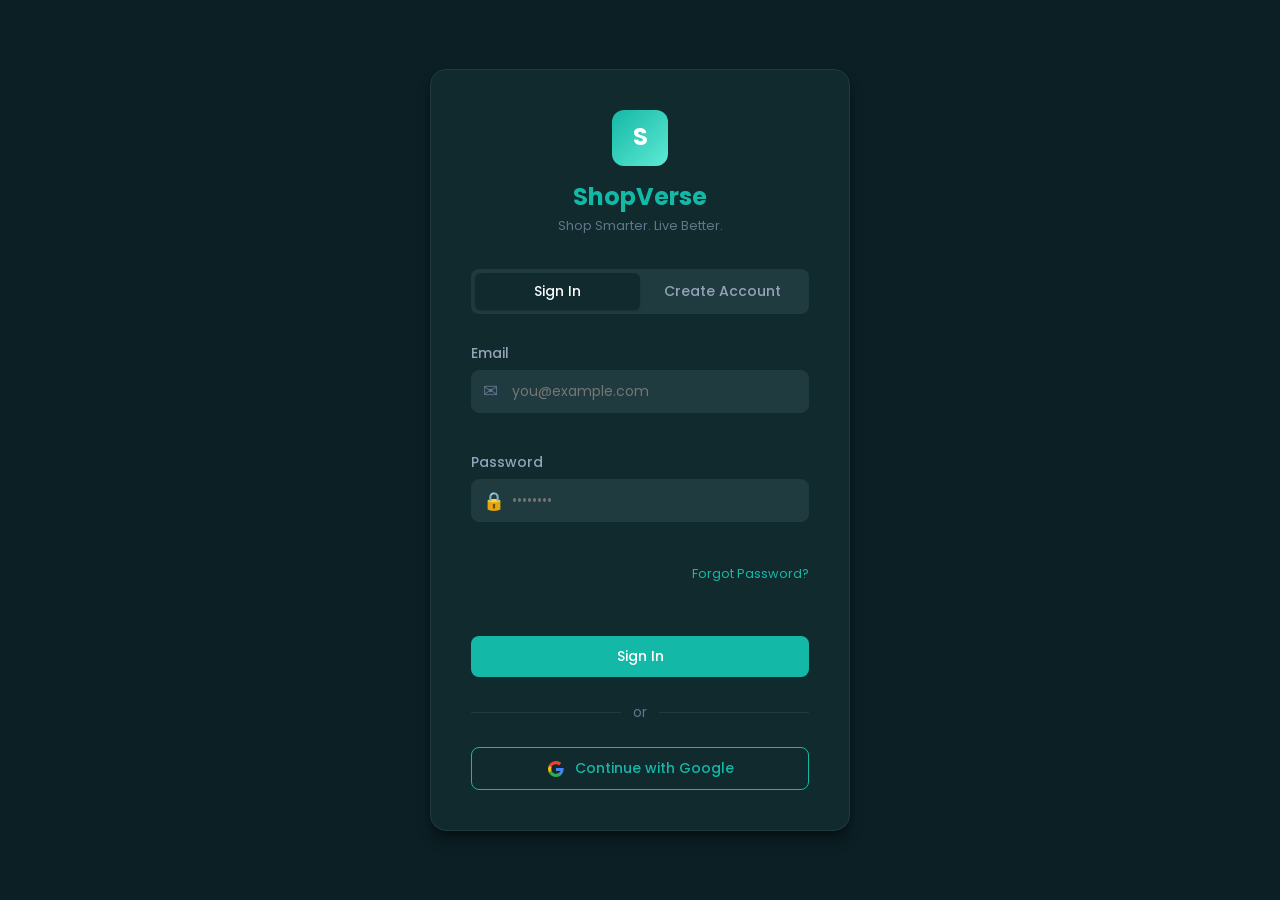
<file: frontend/index.html>
<!DOCTYPE html>
<html lang="en" data-theme="dark">
<head>
  <meta charset="UTF-8">
  <meta name="viewport" content="width=device-width, initial-scale=1.0">
  <title>ShopVerse — Shop Smarter. Live Better.</title>
  <link rel="preconnect" href="https://fonts.googleapis.com">
  <link href="https://fonts.googleapis.com/css2?family=Poppins:wght@400;500;600;700&display=swap" rel="stylesheet">
  <link rel="stylesheet" href="css/variables.css">
  <link rel="stylesheet" href="css/base.css">
  <link rel="stylesheet" href="css/components.css">
  <link rel="stylesheet" href="css/layout.css">
  <link rel="stylesheet" href="css/responsive.css">
</head>
<body>
  <div class="auth-screen">
    <div class="auth-card">
      <!-- Logo -->
      <div class="auth-logo">
        <div class="auth-logo__icon">S</div>
        <div class="auth-logo__name">ShopVerse</div>
        <div class="auth-logo__tagline">Shop Smarter. Live Better.</div>
      </div>

      <!-- Tabs -->
      <div class="auth-tabs">
        <button class="auth-tab active" data-tab="login">Sign In</button>
        <button class="auth-tab" data-tab="signup">Create Account</button>
      </div>

      <!-- Login Form -->
      <form id="loginForm" class="auth-form">
        <div class="form-group">
          <label class="form-label" for="loginEmail">Email</label>
          <div class="input-group">
            <span class="input-icon">✉</span>
            <input type="email" id="loginEmail" class="form-input" placeholder="you@example.com" required autocomplete="email">
          </div>
          <div class="form-error" id="loginEmailError"></div>
        </div>
        <div class="form-group">
          <label class="form-label" for="loginPassword">Password</label>
          <div class="input-group">
            <span class="input-icon">🔒</span>
            <input type="password" id="loginPassword" class="form-input" placeholder="••••••••" required autocomplete="current-password">
          </div>
          <div class="form-error" id="loginPasswordError"></div>
        </div>
        <div style="text-align:right; margin-bottom:20px;">
          <a href="#" id="forgotPasswordLink" style="font-size:0.8rem; color:var(--color-primary); text-decoration:none;">Forgot Password?</a>
        </div>
        <div class="form-error" id="loginError" style="margin-bottom:12px; text-align:center;"></div>
        <button type="submit" class="btn btn-primary w-full" id="loginBtn">
          <span class="btn-text">Sign In</span>
        </button>
      </form>

      <!-- Signup Form (hidden initially) -->
      <form id="signupForm" class="auth-form hidden">
        <div class="form-group">
          <label class="form-label" for="signupName">Full Name</label>
          <div class="input-group">
            <span class="input-icon">👤</span>
            <input type="text" id="signupName" class="form-input" placeholder="John Doe" required autocomplete="name">
          </div>
          <div class="form-error" id="signupNameError"></div>
        </div>
        <div class="form-group">
          <label class="form-label" for="signupEmail">Email</label>
          <div class="input-group">
            <span class="input-icon">✉</span>
            <input type="email" id="signupEmail" class="form-input" placeholder="you@example.com" required autocomplete="email">
          </div>
          <div class="form-error" id="signupEmailError"></div>
        </div>
        <div class="form-group">
          <label class="form-label" for="signupPassword">Password</label>
          <div class="input-group">
            <span class="input-icon">🔒</span>
            <input type="password" id="signupPassword" class="form-input" placeholder="Min 8 characters" required>
          </div>
          <div class="form-error" id="signupPasswordError"></div>
        </div>
        <div class="form-group">
          <label class="form-label" for="signupConfirm">Confirm Password</label>
          <div class="input-group">
            <span class="input-icon">🔒</span>
            <input type="password" id="signupConfirm" class="form-input" placeholder="••••••••" required>
          </div>
          <div class="form-error" id="signupConfirmError"></div>
        </div>
        <div class="form-error" id="signupError" style="margin-bottom:12px; text-align:center;"></div>
        <button type="submit" class="btn btn-primary w-full" id="signupBtn">
          <span class="btn-text">Create Account</span>
        </button>
      </form>

      <!-- Forgot Password Form (hidden initially) -->
      <form id="forgotForm" class="auth-form hidden">
        <div style="margin-bottom:20px;">
          <button type="button" id="backToLogin" style="background:none;border:none;color:var(--color-primary);cursor:pointer;font-size:0.875rem;display:flex;align-items:center;gap:6px;">← Back to Sign In</button>
        </div>
        <h3 style="margin-bottom:8px; margin-top:0;">Reset Password</h3>
        <p style="color:var(--color-text-secondary);font-size:0.875rem;margin-bottom:20px;margin-top:0;">Enter your email and we'll send you a reset link.</p>
        <div class="form-group">
          <label class="form-label" for="forgotEmail">Email</label>
          <input type="email" id="forgotEmail" class="form-input" placeholder="you@example.com" required>
          <div class="form-error" id="forgotEmailError"></div>
        </div>
        <div class="form-error" id="forgotError" style="margin-bottom:12px;"></div>
        <div id="forgotSuccess" style="color:var(--color-success);font-size:0.875rem;margin-bottom:12px;display:none;"></div>
        <button type="submit" class="btn btn-primary w-full" id="forgotBtn">
          <span class="btn-text">Send Reset Link</span>
        </button>
      </form>

      <!-- Divider -->
      <div class="divider-text" style="margin:24px 0;">or</div>

      <!-- Google Sign-In -->
      <button id="googleSignInBtn" class="btn btn-secondary w-full" style="display:flex;align-items:center;justify-content:center;gap:10px;">
        <svg width="18" height="18" viewBox="0 0 18 18"><path fill="#4285F4" d="M16.51 8H8.98v3h4.3c-.18 1-.74 1.48-1.6 2.04v2.01h2.6a7.8 7.8 0 0 0 2.38-5.88c0-.57-.05-.66-.15-1.18z"/><path fill="#34A853" d="M8.98 17c2.16 0 3.97-.72 5.3-1.94l-2.6-2a4.8 4.8 0 0 1-7.18-2.54H1.83v2.07A8 8 0 0 0 8.98 17z"/><path fill="#FBBC05" d="M4.5 10.52a4.8 4.8 0 0 1 0-3.04V5.41H1.83a8 8 0 0 0 0 7.18l2.67-2.07z"/><path fill="#EA4335" d="M8.98 4.18c1.17 0 2.23.4 3.06 1.2l2.3-2.3A8 8 0 0 0 1.83 5.4L4.5 7.49a4.77 4.77 0 0 1 4.48-3.3z"/></svg>
        Continue with Google
      </button>
    </div>
  </div>

  <!-- Toast Container -->
  <div class="toast-container" id="toastContainer"></div>

  <script src="js/api.js"></script>
  <script src="js/ui.js"></script>
  <script src="js/auth.js"></script>
</body>
</html>
</file>
<file: frontend/css/variables.css>
/* variables.css */
:root {
  /* Dark Theme (Default) */
  --color-bg: #0B1F24;
  --color-surface: #102A2E;
  --color-surface-elevated: #1F3B3F;
  --color-primary: #14B8A6;
  --color-primary-hover: #0F9F91;
  --color-secondary: #5EEAD4;
  --color-accent: #A7F3D0;
  --color-text: #F8FAFC;
  --color-text-secondary: #94A3B8;
  --color-text-muted: #64748B;
  --color-border: #1F3B3F;
  --color-border-light: #2D4A4E;
  --color-success: #22C55E;
  --color-warning: #F59E0B;
  --color-error: #EF4444;
  --color-overlay: rgba(0, 0, 0, 0.7);

  /* Spacing */
  --space-1: 4px;
  --space-2: 8px;
  --space-3: 12px;
  --space-4: 16px;
  --space-5: 20px;
  --space-6: 24px;
  --space-8: 32px;
  --space-10: 40px;
  --space-12: 48px;
  --space-16: 64px;

  /* Border Radius */
  --radius-sm: 4px;
  --radius-md: 8px;
  --radius-lg: 12px;
  --radius-xl: 16px;
  --radius-full: 9999px;

  /* Shadows */
  --shadow-sm: 0 1px 2px rgba(0, 0, 0, 0.2);
  --shadow-md: 0 4px 6px -1px rgba(0, 0, 0, 0.3), 0 2px 4px -1px rgba(0, 0, 0, 0.2);
  --shadow-lg: 0 10px 15px -3px rgba(0, 0, 0, 0.4), 0 4px 6px -2px rgba(0, 0, 0, 0.2);
  --shadow-glow: 0 0 0 3px rgba(20, 184, 166, 0.2);

  /* Transitions */
  --transition-fast: 150ms ease;
  --transition-normal: 250ms ease;
  --transition-slow: 350ms ease;

  /* Layout */
  --sidebar-width: 240px;
  --sidebar-collapsed-width: 68px;
  --topbar-height: 64px;

  /* Z-index */
  --z-sidebar: 100;
  --z-topbar: 90;
  --z-modal: 200;
  --z-toast: 300;
}

[data-theme="light"] {
  --color-bg: #F8FAFC;
  --color-surface: #FFFFFF;
  --color-surface-elevated: #F1F5F9;
  --color-primary: #0F9F91;
  --color-primary-hover: #14B8A6;
  --color-secondary: #5EEAD4;
  --color-accent: #A7F3D0;
  --color-text: #0F172A;
  --color-text-secondary: #64748B;
  --color-text-muted: #94A3B8;
  --color-border: #E2E8F0;
  --color-border-light: #CBD5E1;
  --color-overlay: rgba(15, 23, 42, 0.5);
  --shadow-sm: 0 1px 2px rgba(0, 0, 0, 0.05);
  --shadow-md: 0 4px 6px -1px rgba(0, 0, 0, 0.1), 0 2px 4px -1px rgba(0, 0, 0, 0.06);
  --shadow-lg: 0 10px 15px -3px rgba(0, 0, 0, 0.1), 0 4px 6px -2px rgba(0, 0, 0, 0.05);
  --shadow-glow: 0 0 0 3px rgba(15, 159, 145, 0.2);
}
</file>
<file: frontend/css/base.css>
/* base.css */
*, *::before, *::after {
  box-sizing: border-box;
}

html {
  font-size: 16px;
  scroll-behavior: smooth;
}

body {
  margin: 0;
  font-family: 'Poppins', sans-serif;
  background: var(--color-bg);
  color: var(--color-text);
  line-height: 1.6;
}

ul, ol {
  list-style: none;
  padding: 0;
  margin: 0;
}

button {
  font-family: inherit;
}

img {
  max-width: 100%;
  height: auto;
  display: block;
}

a {
  color: inherit;
  text-decoration: none;
}

/* Utilities */
.sr-only {
  position: absolute;
  width: 1px;
  height: 1px;
  padding: 0;
  margin: -1px;
  overflow: hidden;
  clip: rect(0, 0, 0, 0);
  white-space: nowrap;
  border-width: 0;
}

.hidden {
  display: none !important;
}

.flex { display: flex; }
.flex-col { display: flex; flex-direction: column; }
.items-center { align-items: center; }
.justify-between { justify-content: space-between; }
.justify-center { justify-content: center; }

.gap-1 { gap: var(--space-1); }
.gap-2 { gap: var(--space-2); }
.gap-3 { gap: var(--space-3); }
.gap-4 { gap: var(--space-4); }

.text-sm { font-size: 0.875rem; }
.text-lg { font-size: 1.125rem; }
.text-xl { font-size: 1.25rem; }
.font-medium { font-weight: 500; }
.font-bold { font-weight: 700; }
.text-center { text-align: center; }
.text-muted { color: var(--color-text-muted); }

.w-full { width: 100%; }

.mt-2 { margin-top: var(--space-2); }
.mt-4 { margin-top: var(--space-4); }
.mb-2 { margin-bottom: var(--space-2); }
.mb-4 { margin-bottom: var(--space-4); }
</file>
<file: frontend/css/components.css>
/* components.css */

/* Buttons */
.btn {
  display: inline-flex;
  align-items: center;
  justify-content: center;
  gap: 8px;
  padding: 10px 20px;
  border-radius: var(--radius-md);
  font-family: inherit;
  font-weight: 500;
  font-size: 0.875rem;
  cursor: pointer;
  transition: all var(--transition-fast);
  border: none;
  text-align: center;
}
.btn-primary {
  background: var(--color-primary);
  color: white;
}
.btn-primary:hover:not(:disabled) {
  background: var(--color-primary-hover);
}
.btn-primary:active:not(:disabled) {
  transform: scale(0.98);
}
.btn-secondary {
  background: transparent;
  border: 1px solid var(--color-primary);
  color: var(--color-primary);
}
.btn-secondary:hover:not(:disabled) {
  background: rgba(20, 184, 166, 0.1);
}
.btn-ghost {
  background: transparent;
  color: var(--color-text);
}
.btn-ghost:hover:not(:disabled) {
  background: var(--color-surface-elevated);
}
.btn-danger {
  background: var(--color-error);
  color: white;
}
.btn-danger:hover:not(:disabled) {
  background: #DC2626;
}
.btn-sm {
  padding: 6px 12px;
  font-size: 0.75rem;
  border-radius: var(--radius-sm);
}
.btn-lg {
  padding: 14px 28px;
  font-size: 1rem;
  border-radius: var(--radius-lg);
}
.btn:disabled {
  opacity: 0.5;
  cursor: not-allowed;
}
.btn.loading {
  position: relative;
  pointer-events: none;
  color: transparent !important;
}
.btn.loading::after {
  content: '';
  position: absolute;
  width: 16px;
  height: 16px;
  border: 2px solid rgba(255, 255, 255, 0.3);
  border-top-color: white;
  border-radius: 50%;
  animation: spin 0.7s linear infinite;
}
.btn-secondary.loading::after,
.btn-ghost.loading::after {
  border-color: rgba(20, 184, 166, 0.3);
  border-top-color: var(--color-primary);
}

/* Cards */
.card {
  background: var(--color-surface);
  border: 1px solid var(--color-border);
  border-radius: var(--radius-lg);
  padding: var(--space-6);
}
.card-elevated {
  box-shadow: var(--shadow-md);
}

/* Product Cards */
.product-card {
  display: flex;
  flex-direction: column;
  background: var(--color-surface);
  border-radius: var(--radius-lg);
  overflow: hidden;
  border: 1px solid var(--color-border);
  transition: transform var(--transition-normal), box-shadow var(--transition-normal), border-color var(--transition-fast);
  cursor: pointer;
  position: relative;
}
.product-card:hover {
  transform: translateY(-4px);
  box-shadow: var(--shadow-lg);
  border-color: var(--color-primary);
}
.product-card__image-wrapper {
  position: relative;
  aspect-ratio: 1;
  overflow: hidden;
  background: var(--color-surface-elevated);
}
.product-card__image {
  width: 100%;
  height: 100%;
  object-fit: cover;
  transition: transform var(--transition-normal);
}
.product-card:hover .product-card__image {
  transform: scale(1.05);
}
.product-card__wishlist-btn {
  position: absolute;
  top: 8px;
  right: 8px;
  background: rgba(0, 0, 0, 0.4);
  backdrop-filter: blur(4px);
  border: none;
  border-radius: 50%;
  width: 36px;
  height: 36px;
  cursor: pointer;
  display: flex;
  align-items: center;
  justify-content: center;
  color: white;
  transition: all var(--transition-fast);
  z-index: 10;
}
.product-card__wishlist-btn:hover {
  background: rgba(0, 0, 0, 0.6);
  transform: scale(1.1);
}
.product-card__wishlist-btn.active {
  background: var(--color-error);
}
.product-card__body {
  padding: var(--space-3);
  flex: 1;
  display: flex;
  flex-direction: column;
}
.product-card__brand {
  font-size: 0.7rem;
  color: var(--color-text-secondary);
  text-transform: uppercase;
  letter-spacing: 0.05em;
}
.product-card__name {
  font-size: 0.875rem;
  font-weight: 600;
  margin: 4px 0;
  color: var(--color-text);
  line-height: 1.3;
  display: -webkit-box;
  -webkit-line-clamp: 2;
  -webkit-box-orient: vertical;
  overflow: hidden;
}
.product-card__rating {
  display: flex;
  align-items: center;
  gap: 4px;
  font-size: 0.75rem;
  margin-bottom: 4px;
}
.product-card__stars {
  color: #F59E0B;
}
.product-card__review-count {
  color: var(--color-text-muted);
}
.product-card__price-row {
  display: flex;
  align-items: baseline;
  gap: 8px;
  margin-bottom: 8px;
}
.product-card__price {
  font-size: 1rem;
  font-weight: 700;
  color: var(--color-text);
}
.product-card__original-price {
  font-size: 0.8rem;
  color: var(--color-text-muted);
  text-decoration: line-through;
}
.product-card__discount {
  font-size: 0.75rem;
  color: var(--color-success);
  font-weight: 600;
}
.product-card__footer {
  margin-top: auto;
}
.product-card__add-btn {
  width: 100%;
}
.product-card__out-of-stock {
  font-size: 0.75rem;
  color: var(--color-error);
  font-weight: 600;
  text-align: center;
  padding: 8px;
}

/* Forms */
.form-group {
  margin-bottom: var(--space-4);
}
.form-label {
  display: block;
  font-size: 0.875rem;
  font-weight: 500;
  color: var(--color-text-secondary);
  margin-bottom: 6px;
}
.form-input {
  width: 100%;
  padding: 10px 14px;
  background: var(--color-surface-elevated);
  border: 1.5px solid var(--color-border);
  border-radius: var(--radius-md);
  color: var(--color-text);
  font-family: inherit;
  font-size: 0.875rem;
  transition: border-color var(--transition-fast), box-shadow var(--transition-fast);
  outline: none;
}
.form-input:focus {
  border-color: var(--color-primary);
  box-shadow: var(--shadow-glow);
}
.form-input.error {
  border-color: var(--color-error);
}
.form-error {
  font-size: 0.75rem;
  color: var(--color-error);
  margin-top: 4px;
  min-height: 18px;
}
.form-select {
  width: 100%;
  padding: 10px 14px;
  padding-right: 36px;
  background-color: var(--color-surface-elevated);
  border: 1.5px solid var(--color-border);
  border-radius: var(--radius-md);
  color: var(--color-text);
  font-family: inherit;
  font-size: 0.875rem;
  transition: border-color var(--transition-fast);
  outline: none;
  appearance: none;
  background-image: url('data:image/svg+xml;utf8,<svg fill="%2394A3B8" height="24" viewBox="0 0 24 24" width="24" xmlns="http://www.w3.org/2000/svg"><path d="M7 10l5 5 5-5z"/><path d="M0 0h24v24H0z" fill="none"/></svg>');
  background-repeat: no-repeat;
  background-position-x: calc(100% - 12px);
  background-position-y: 50%;
}
.form-select:focus {
  border-color: var(--color-primary);
  box-shadow: var(--shadow-glow);
}
.input-group {
  position: relative;
}
.input-group .form-input {
  padding-left: 40px;
}
.input-group .input-icon {
  position: absolute;
  left: 12px;
  top: 50%;
  transform: translateY(-50%);
  color: var(--color-text-muted);
  font-size: 1.1rem;
}

/* Toast System */
.toast-container {
  position: fixed;
  top: 20px;
  right: 20px;
  z-index: var(--z-toast);
  display: flex;
  flex-direction: column;
  gap: 10px;
  max-width: 380px;
}
.toast {
  display: flex;
  align-items: flex-start;
  gap: 12px;
  padding: 14px 16px;
  background: var(--color-surface-elevated);
  border-radius: var(--radius-lg);
  border-left: 4px solid;
  box-shadow: var(--shadow-lg);
  animation: slideInRight 0.3s ease forwards;
  min-width: 280px;
}
.toast.removing {
  animation: slideOutRight 0.3s ease forwards;
}
.toast-success { border-color: var(--color-success); }
.toast-error { border-color: var(--color-error); }
.toast-warning { border-color: var(--color-warning); }
.toast-info { border-color: var(--color-primary); }
.toast__icon {
  font-size: 1.2rem;
  flex-shrink: 0;
  margin-top: -2px;
}
.toast-success .toast__icon { color: var(--color-success); }
.toast-error .toast__icon { color: var(--color-error); }
.toast-warning .toast__icon { color: var(--color-warning); }
.toast-info .toast__icon { color: var(--color-primary); }
.toast__content {
  flex: 1;
}
.toast__title {
  font-weight: 600;
  font-size: 0.875rem;
}
.toast__message {
  font-size: 0.8rem;
  color: var(--color-text-secondary);
  margin-top: 2px;
}
.toast__close {
  background: none;
  border: none;
  cursor: pointer;
  color: var(--color-text-muted);
  padding: 0;
  font-size: 1rem;
  line-height: 1;
}
.toast__close:hover {
  color: var(--color-text);
}
@keyframes slideInRight {
  from { transform: translateX(100%); opacity: 0; }
  to { transform: translateX(0); opacity: 1; }
}
@keyframes slideOutRight {
  from { transform: translateX(0); opacity: 1; }
  to { transform: translateX(100%); opacity: 0; }
}

/* Modal */
.modal-overlay {
  position: fixed;
  inset: 0;
  background: var(--color-overlay);
  backdrop-filter: blur(4px);
  z-index: var(--z-modal);
  display: flex;
  align-items: center;
  justify-content: center;
  padding: 20px;
  animation: fadeIn 0.2s ease forwards;
}
.modal {
  background: var(--color-surface);
  border: 1px solid var(--color-border);
  border-radius: var(--radius-xl);
  padding: var(--space-6);
  width: 100%;
  max-width: 500px;
  max-height: 90vh;
  overflow-y: auto;
  animation: scaleIn 0.2s ease forwards;
  box-shadow: var(--shadow-lg);
}
.modal__header {
  display: flex;
  justify-content: space-between;
  align-items: center;
  margin-bottom: var(--space-5);
}
.modal__title {
  font-size: 1.25rem;
  font-weight: 700;
  margin: 0;
}
.modal__close {
  background: none;
  border: none;
  cursor: pointer;
  color: var(--color-text-muted);
  font-size: 1.5rem;
  line-height: 1;
  padding: 4px;
  border-radius: var(--radius-sm);
}
.modal__close:hover {
  color: var(--color-text);
  background: var(--color-surface-elevated);
}
.modal__footer {
  display: flex;
  gap: 12px;
  justify-content: flex-end;
  margin-top: var(--space-5);
}
@keyframes fadeIn {
  from { opacity: 0; }
  to { opacity: 1; }
}
@keyframes scaleIn {
  from { transform: scale(0.9); opacity: 0; }
  to { transform: scale(1); opacity: 1; }
}

/* Rating Stars */
.stars {
  display: inline-flex;
  gap: 2px;
}
.star {
  color: #E2E8F0;
  font-size: 0.9rem;
}
[data-theme="dark"] .star {
  color: var(--color-border-light);
}
.star.filled {
  color: #F59E0B;
}
.star.half {
  position: relative;
  color: #E2E8F0;
}
[data-theme="dark"] .star.half {
  color: var(--color-border-light);
}
.star.half::before {
  content: '★';
  position: absolute;
  left: 0;
  top: 0;
  width: 50%;
  overflow: hidden;
  color: #F59E0B;
}

/* Badge */
.badge {
  display: inline-flex;
  align-items: center;
  padding: 2px 8px;
  border-radius: var(--radius-full);
  font-size: 0.7rem;
  font-weight: 600;
}
.badge-success { background: rgba(34, 197, 94, 0.15); color: var(--color-success); }
.badge-warning { background: rgba(245, 158, 11, 0.15); color: var(--color-warning); }
.badge-error { background: rgba(239, 68, 68, 0.15); color: var(--color-error); }
.badge-info { background: rgba(20, 184, 166, 0.15); color: var(--color-primary); }

/* Skeleton Loader */
.skeleton {
  background: linear-gradient(90deg, var(--color-surface) 25%, var(--color-surface-elevated) 50%, var(--color-surface) 75%);
  background-size: 200% 100%;
  animation: shimmer 1.5s infinite;
  border-radius: var(--radius-md);
}
@keyframes shimmer {
  0% { background-position: 200% 0; }
  100% { background-position: -200% 0; }
}
.skeleton-text {
  height: 14px;
  margin-bottom: 8px;
}
.skeleton-title {
  height: 20px;
  width: 60%;
  margin-bottom: 12px;
}
.skeleton-image {
  aspect-ratio: 1;
  width: 100%;
}

/* Empty State */
.empty-state {
  display: flex;
  flex-direction: column;
  align-items: center;
  justify-content: center;
  padding: var(--space-16) 20px;
  text-align: center;
  gap: var(--space-4);
}
.empty-state__icon {
  font-size: 4rem;
  opacity: 0.3;
  margin-bottom: var(--space-2);
}
.empty-state__title {
  font-size: 1.25rem;
  font-weight: 600;
  margin: 0;
}
.empty-state__subtitle {
  color: var(--color-text-secondary);
  max-width: 300px;
  margin: 0;
  font-size: 0.875rem;
}

/* Quantity Selector */
.quantity-selector {
  display: flex;
  align-items: center;
  border: 1.5px solid var(--color-border);
  border-radius: var(--radius-md);
  overflow: hidden;
  width: fit-content;
}
.qty-btn {
  background: none;
  border: none;
  padding: 8px 14px;
  cursor: pointer;
  color: var(--color-text);
  font-size: 1.1rem;
  transition: background var(--transition-fast);
  display: flex;
  align-items: center;
  justify-content: center;
}
.qty-btn:hover:not(:disabled) {
  background: var(--color-surface-elevated);
}
.qty-btn:disabled {
  opacity: 0.4;
  cursor: not-allowed;
}
.qty-value {
  padding: 0 16px;
  font-weight: 600;
  font-size: 0.9rem;
  min-width: 32px;
  text-align: center;
  color: var(--color-text);
}

/* Divider */
.divider {
  height: 1px;
  background: var(--color-border);
  margin: var(--space-4) 0;
}
.divider-text {
  display: flex;
  align-items: center;
  gap: 12px;
  color: var(--color-text-muted);
  font-size: 0.875rem;
}
.divider-text::before, .divider-text::after {
  content: '';
  flex: 1;
  height: 1px;
  background: var(--color-border);
}

/* Chip/Tag */
.chip {
  display: inline-flex;
  align-items: center;
  gap: 6px;
  padding: 6px 14px;
  border-radius: var(--radius-full);
  border: 1.5px solid var(--color-border);
  font-size: 0.8rem;
  cursor: pointer;
  transition: all var(--transition-fast);
  color: var(--color-text);
  background: transparent;
}
.chip:hover {
  border-color: var(--color-primary);
  color: var(--color-primary);
}
.chip.selected {
  background: rgba(20, 184, 166, 0.15);
  border-color: var(--color-primary);
  color: var(--color-primary);
}

/* Price display */
.price-display {
  display: flex;
  align-items: baseline;
  gap: 8px;
}
.price-current {
  font-size: 1.5rem;
  font-weight: 700;
  color: var(--color-text);
}
.price-original {
  color: var(--color-text-muted);
  text-decoration: line-through;
  font-size: 1rem;
}
.price-discount {
  color: var(--color-success);
  font-size: 0.875rem;
  font-weight: 600;
}

/* Order status badge */
.status-PROCESSING { background: rgba(245, 158, 11, 0.15); color: var(--color-warning); }
.status-PAID { background: rgba(34, 197, 94, 0.15); color: var(--color-success); }
.status-SHIPPED { background: rgba(59, 130, 246, 0.15); color: #3B82F6; }
.status-OUT_FOR_DELIVERY { background: rgba(20, 184, 166, 0.15); color: var(--color-primary); }
.status-DELIVERED { background: var(--color-success); color: white; }
.status-CANCELLED { background: rgba(239, 68, 68, 0.15); color: var(--color-error); }

/* Search bar */
.search-bar {
  display: flex;
  align-items: center;
  gap: 10px;
  background: var(--color-surface);
  border: 1.5px solid var(--color-border);
  border-radius: var(--radius-full);
  padding: 8px 16px;
  transition: border-color var(--transition-fast), box-shadow var(--transition-fast);
  flex: 1;
  max-width: 480px;
}
.search-bar:focus-within {
  border-color: var(--color-primary);
  box-shadow: var(--shadow-glow);
}
.search-bar input {
  background: none;
  border: none;
  outline: none;
  flex: 1;
  color: var(--color-text);
  font-family: inherit;
  font-size: 0.875rem;
}
.search-bar input::placeholder {
  color: var(--color-text-muted);
}
.search-icon {
  color: var(--color-text-muted);
}

/* Dropdown */
.dropdown {
  position: relative;
}
.dropdown__menu {
  position: absolute;
  top: calc(100% + 8px);
  right: 0;
  background: var(--color-surface-elevated);
  border: 1px solid var(--color-border);
  border-radius: var(--radius-lg);
  box-shadow: var(--shadow-lg);
  min-width: 180px;
  z-index: 150;
  animation: scaleIn 0.15s ease forwards;
  transform-origin: top right;
  display: none;
}
.dropdown.open .dropdown__menu {
  display: block;
}
.dropdown__item {
  display: flex;
  align-items: center;
  gap: 10px;
  padding: 10px 16px;
  cursor: pointer;
  transition: background var(--transition-fast);
  font-size: 0.875rem;
  color: var(--color-text);
  text-decoration: none;
}
.dropdown__item:hover {
  background: var(--color-surface);
}
.dropdown__item.danger {
  color: var(--color-error);
}
.dropdown__divider {
  height: 1px;
  background: var(--color-border);
  margin: 4px 0;
}

/* Loading Spinner */
.spinner {
  width: 24px;
  height: 24px;
  border: 3px solid var(--color-border);
  border-top-color: var(--color-primary);
  border-radius: 50%;
  animation: spin 0.7s linear infinite;
  display: inline-block;
}
.spinner-lg {
  width: 48px;
  height: 48px;
  border-width: 4px;
}
.loading-overlay {
  position: absolute;
  inset: 0;
  display: flex;
  align-items: center;
  justify-content: center;
  background: rgba(0, 0, 0, 0.4);
  border-radius: inherit;
  z-index: 50;
}
</file>
<file: frontend/css/layout.css>
/* layout.css */

/* App Shell (app.html layout) */
.app-shell {
  display: flex;
  height: 100vh;
  overflow: hidden;
}

/* Sidebar */
.sidebar {
  width: var(--sidebar-width);
  height: 100vh;
  background: var(--color-surface);
  border-right: 1px solid var(--color-border);
  display: flex;
  flex-direction: column;
  transition: width var(--transition-normal);
  z-index: var(--z-sidebar);
  flex-shrink: 0;
  overflow: hidden;
}
.sidebar.collapsed {
  width: var(--sidebar-collapsed-width);
}
.sidebar__header {
  padding: 20px 16px;
  display: flex;
  align-items: center;
  justify-content: space-between;
  border-bottom: 1px solid var(--color-border);
}
.sidebar__logo {
  display: flex;
  align-items: center;
  gap: 10px;
  text-decoration: none;
}
.sidebar__logo-icon {
  width: 36px;
  height: 36px;
  background: linear-gradient(135deg, var(--color-primary), var(--color-secondary));
  border-radius: var(--radius-md);
  display: flex;
  align-items: center;
  justify-content: center;
  color: white;
  font-weight: 700;
  font-size: 1rem;
  flex-shrink: 0;
}
.sidebar__logo-text {
  font-weight: 700;
  font-size: 1.1rem;
  color: var(--color-primary);
  white-space: nowrap;
  overflow: hidden;
  transition: opacity var(--transition-normal), width var(--transition-normal);
}
.sidebar.collapsed .sidebar__logo-text {
  opacity: 0;
  width: 0;
}
.sidebar__toggle {
  background: none;
  border: none;
  cursor: pointer;
  color: var(--color-text-secondary);
  padding: 6px;
  border-radius: var(--radius-sm);
  flex-shrink: 0;
  transition: color var(--transition-fast), background var(--transition-fast);
}
.sidebar__toggle:hover {
  color: var(--color-text);
  background: var(--color-surface-elevated);
}
.sidebar__nav {
  flex: 1;
  padding: 16px 8px;
  overflow-y: auto;
  display: flex;
  flex-direction: column;
  gap: 4px;
}
.sidebar__nav::-webkit-scrollbar { width: 4px; }
.sidebar__nav::-webkit-scrollbar-thumb { background: var(--color-border); border-radius: 4px; }
.sidebar__nav-label {
  font-size: 0.65rem;
  font-weight: 600;
  text-transform: uppercase;
  letter-spacing: 0.1em;
  color: var(--color-text-muted);
  padding: 8px 10px 4px;
  white-space: nowrap;
  overflow: hidden;
  transition: opacity var(--transition-fast);
}
.sidebar.collapsed .sidebar__nav-label {
  opacity: 0;
}
.nav-item {
  display: flex;
  align-items: center;
  gap: 12px;
  padding: 10px 12px;
  border-radius: var(--radius-md);
  cursor: pointer;
  transition: all var(--transition-fast);
  color: var(--color-text-secondary);
  text-decoration: none;
  white-space: nowrap;
}
.nav-item:hover {
  background: var(--color-surface-elevated);
  color: var(--color-text);
}
.nav-item.active {
  background: rgba(20, 184, 166, 0.15);
  color: var(--color-primary);
}
.nav-item__icon {
  font-size: 1.2rem;
  flex-shrink: 0;
  width: 24px;
  text-align: center;
}
.nav-item__label {
  font-size: 0.875rem;
  font-weight: 500;
  transition: opacity var(--transition-normal);
  overflow: hidden;
  flex: 1;
}
.sidebar.collapsed .nav-item__label {
  opacity: 0;
  width: 0;
}
.nav-item__badge {
  margin-left: auto;
  background: var(--color-primary);
  color: white;
  font-size: 0.65rem;
  font-weight: 700;
  padding: 2px 6px;
  border-radius: var(--radius-full);
  min-width: 18px;
  text-align: center;
}
.sidebar.collapsed .nav-item__badge {
  display: none;
}
.sidebar__footer {
  padding: 16px 8px;
  border-top: 1px solid var(--color-border);
}

/* Main content area */
.main-content {
  flex: 1;
  display: flex;
  flex-direction: column;
  overflow: hidden;
}

/* Topbar */
.topbar {
  height: var(--topbar-height);
  background: var(--color-surface);
  border-bottom: 1px solid var(--color-border);
  display: flex;
  align-items: center;
  padding: 0 24px;
  gap: 16px;
  z-index: var(--z-topbar);
  flex-shrink: 0;
}
.topbar__search {
  flex: 1;
  max-width: 480px;
}
.topbar__actions {
  display: flex;
  align-items: center;
  gap: 8px;
  margin-left: auto;
}
.topbar__icon-btn {
  background: none;
  border: none;
  cursor: pointer;
  color: var(--color-text-secondary);
  padding: 8px;
  border-radius: var(--radius-md);
  transition: all var(--transition-fast);
  position: relative;
  font-size: 1.2rem;
  display: flex;
  align-items: center;
  justify-content: center;
}
.topbar__icon-btn:hover {
  background: var(--color-surface-elevated);
  color: var(--color-text);
}
.topbar__notification-dot {
  position: absolute;
  top: 6px;
  right: 6px;
  width: 8px;
  height: 8px;
  background: var(--color-error);
  border-radius: 50%;
  border: 2px solid var(--color-surface);
}
.topbar__cart-count {
  position: absolute;
  top: 2px;
  right: 2px;
  background: var(--color-primary);
  color: white;
  font-size: 0.6rem;
  font-weight: 700;
  min-width: 18px;
  height: 18px;
  border-radius: var(--radius-full);
  display: flex;
  align-items: center;
  justify-content: center;
  border: 2px solid var(--color-surface);
}
.topbar__avatar {
  width: 36px;
  height: 36px;
  background: linear-gradient(135deg, var(--color-primary), var(--color-secondary));
  border-radius: 50%;
  display: flex;
  align-items: center;
  justify-content: center;
  color: white;
  font-weight: 700;
  font-size: 0.9rem;
  cursor: pointer;
  border: 2px solid transparent;
  transition: border-color var(--transition-fast);
}
.topbar__avatar:hover {
  border-color: var(--color-primary);
}
.topbar__hamburger {
  display: none;
  background: none;
  border: none;
  color: var(--color-text);
  font-size: 1.5rem;
  cursor: pointer;
  padding: 4px;
}

/* Screen container */
.screen-container {
  flex: 1;
  overflow-y: auto;
  padding: 24px;
  background: var(--color-bg);
}
.screen {
  display: none;
  animation: fadeIn 0.3s ease;
}
.screen.active {
  display: block;
}

/* Page header */
.page-header {
  margin-bottom: 24px;
}
.page-title {
  font-size: 1.5rem;
  font-weight: 700;
  margin: 0 0 4px;
}
.page-subtitle {
  color: var(--color-text-secondary);
  font-size: 0.875rem;
  margin: 0;
}

/* Product grid */
.products-grid {
  display: grid;
  grid-template-columns: repeat(auto-fill, minmax(200px, 1fr));
  gap: 20px;
}
.products-grid-lg {
  grid-template-columns: repeat(auto-fill, minmax(240px, 1fr));
}

/* Section */
.section {
  margin-bottom: 40px;
}
.section__header {
  display: flex;
  align-items: center;
  justify-content: space-between;
  margin-bottom: 20px;
}
.section__title {
  font-size: 1.1rem;
  font-weight: 700;
  margin: 0;
}
.section__link {
  font-size: 0.8rem;
  color: var(--color-primary);
  text-decoration: none;
}
.section__link:hover {
  text-decoration: underline;
}

/* Hero banner */
.hero {
  background: linear-gradient(135deg, var(--color-surface) 0%, rgba(20, 184, 166, 0.1) 100%);
  border: 1px solid var(--color-border);
  border-radius: var(--radius-xl);
  padding: 40px 48px;
  display: flex;
  align-items: center;
  justify-content: space-between;
  gap: 32px;
  margin-bottom: 32px;
  overflow: hidden;
  position: relative;
  min-height: 200px;
}
.hero__content {
  flex: 1;
  z-index: 1;
}
.hero__tag {
  display: inline-block;
  padding: 4px 12px;
  background: rgba(20, 184, 166, 0.2);
  color: var(--color-primary);
  border-radius: var(--radius-full);
  font-size: 0.75rem;
  font-weight: 600;
  margin-bottom: 16px;
}
.hero__title {
  font-size: 2rem;
  font-weight: 700;
  line-height: 1.2;
  margin: 0 0 12px;
}
.hero__subtitle {
  color: var(--color-text-secondary);
  margin-bottom: 24px;
}
.hero__actions {
  display: flex;
  gap: 12px;
}
.hero__visual {
  flex-shrink: 0;
  opacity: 0.6;
  font-size: 8rem;
  z-index: 1;
}
.hero::before {
  content: '';
  position: absolute;
  top: -50px;
  right: -50px;
  width: 300px;
  height: 300px;
  background: radial-gradient(circle, rgba(20, 184, 166, 0.15) 0%, transparent 70%);
  pointer-events: none;
}

/* Auth screen */
.auth-screen {
  min-height: 100vh;
  display: flex;
  align-items: center;
  justify-content: center;
  background: var(--color-bg);
  padding: 20px;
}
.auth-card {
  width: 100%;
  max-width: 420px;
  background: var(--color-surface);
  border: 1px solid var(--color-border);
  border-radius: var(--radius-xl);
  padding: 40px;
  box-shadow: var(--shadow-lg);
}
.auth-logo {
  text-align: center;
  margin-bottom: 32px;
}
.auth-logo__icon {
  width: 56px;
  height: 56px;
  background: linear-gradient(135deg, var(--color-primary), var(--color-secondary));
  border-radius: var(--radius-lg);
  display: inline-flex;
  align-items: center;
  justify-content: center;
  color: white;
  font-size: 1.5rem;
  font-weight: 700;
  margin-bottom: 12px;
}
.auth-logo__name {
  font-size: 1.5rem;
  font-weight: 700;
  color: var(--color-primary);
}
.auth-logo__tagline {
  color: var(--color-text-muted);
  font-size: 0.8rem;
}
.auth-tabs {
  display: flex;
  background: var(--color-surface-elevated);
  border-radius: var(--radius-md);
  padding: 4px;
  margin-bottom: 28px;
}
.auth-tab {
  flex: 1;
  padding: 8px;
  text-align: center;
  border-radius: calc(var(--radius-md) - 2px);
  cursor: pointer;
  font-size: 0.875rem;
  font-weight: 500;
  color: var(--color-text-secondary);
  transition: all var(--transition-fast);
  border: none;
  background: none;
}
.auth-tab.active {
  background: var(--color-surface);
  color: var(--color-text);
  box-shadow: var(--shadow-sm);
}

/* Onboarding */
.onboarding-screen {
  min-height: 100vh;
  display: flex;
  align-items: center;
  justify-content: center;
  background: var(--color-bg);
  padding: 20px;
}
.onboarding-card {
  width: 100%;
  max-width: 600px;
  background: var(--color-surface);
  border: 1px solid var(--color-border);
  border-radius: var(--radius-xl);
  padding: 40px;
}
.interests-grid {
  display: grid;
  grid-template-columns: repeat(auto-fill, minmax(150px, 1fr));
  gap: 12px;
  margin-bottom: 28px;
}
.interest-chip {
  display: flex;
  align-items: center;
  gap: 10px;
  padding: 12px 16px;
  border-radius: var(--radius-lg);
  border: 1.5px solid var(--color-border);
  cursor: pointer;
  transition: all var(--transition-fast);
}
.interest-chip:hover {
  border-color: var(--color-primary);
  background: rgba(20, 184, 166, 0.05);
}
.interest-chip.selected {
  background: rgba(20, 184, 166, 0.1);
  border-color: var(--color-primary);
}
.interest-chip__icon {
  font-size: 1.3rem;
}
.interest-chip__label {
  font-size: 0.8rem;
  font-weight: 500;
}

/* Cart screen */
.cart-layout {
  display: grid;
  grid-template-columns: 1fr 360px;
  gap: 24px;
  align-items: start;
}
.cart-item {
  display: flex;
  gap: 16px;
  padding: 20px;
  background: var(--color-surface);
  border: 1px solid var(--color-border);
  border-radius: var(--radius-lg);
  margin-bottom: 12px;
}
.cart-item__image {
  width: 80px;
  height: 80px;
  border-radius: var(--radius-md);
  object-fit: cover;
  flex-shrink: 0;
  background: var(--color-surface-elevated);
}
.cart-item__details {
  flex: 1;
}
.cart-item__name {
  font-weight: 600;
  margin: 0 0 4px;
  font-size: 0.9rem;
}
.cart-item__brand {
  font-size: 0.75rem;
  color: var(--color-text-muted);
}
.cart-item__bottom {
  display: flex;
  align-items: center;
  justify-content: space-between;
  margin-top: 12px;
}
.cart-item__subtotal {
  font-weight: 700;
  font-size: 1rem;
}
.cart-item__actions {
  display: flex;
  align-items: center;
  gap: 12px;
}
.cart-item__action-btn {
  background: none;
  border: none;
  cursor: pointer;
  color: var(--color-text-muted);
  font-size: 0.75rem;
  display: flex;
  align-items: center;
  gap: 4px;
  padding: 4px 8px;
  border-radius: var(--radius-sm);
  transition: all var(--transition-fast);
}
.cart-item__action-btn:hover {
  color: var(--color-primary);
  background: rgba(20, 184, 166, 0.1);
}
.cart-item__action-btn.remove:hover {
  color: var(--color-error);
  background: rgba(239, 68, 68, 0.1);
}
.order-summary-card {
  background: var(--color-surface);
  border: 1px solid var(--color-border);
  border-radius: var(--radius-lg);
  padding: 24px;
  position: sticky;
  top: 24px;
}
.order-summary__title {
  font-size: 1rem;
  font-weight: 700;
  margin: 0 0 20px;
}
.order-summary__row {
  display: flex;
  justify-content: space-between;
  padding: 8px 0;
  font-size: 0.875rem;
}
.order-summary__row.total {
  font-weight: 700;
  font-size: 1rem;
  border-top: 1px solid var(--color-border);
  margin-top: 8px;
  padding-top: 16px;
}
.order-summary__free {
  color: var(--color-success);
  font-size: 0.8rem;
}

/* Checkout */
.checkout-layout {
  display: grid;
  grid-template-columns: 1fr 360px;
  gap: 24px;
  align-items: start;
}
.checkout-section {
  background: var(--color-surface);
  border: 1px solid var(--color-border);
  border-radius: var(--radius-lg);
  padding: 24px;
  margin-bottom: 20px;
}
.checkout-section__title {
  font-size: 1rem;
  font-weight: 700;
  display: flex;
  align-items: center;
  gap: 10px;
  margin: 0 0 20px;
}
.checkout-section__num {
  width: 28px;
  height: 28px;
  background: var(--color-primary);
  color: white;
  border-radius: 50%;
  display: flex;
  align-items: center;
  justify-content: center;
  font-size: 0.8rem;
  font-weight: 700;
  flex-shrink: 0;
}
.address-card {
  border: 1.5px solid var(--color-border);
  border-radius: var(--radius-md);
  padding: 16px;
  cursor: pointer;
  transition: all var(--transition-fast);
  margin-bottom: 10px;
}
.address-card.selected {
  border-color: var(--color-primary);
  background: rgba(20, 184, 166, 0.05);
}
.address-card__name {
  font-weight: 600;
  font-size: 0.9rem;
  margin: 0;
}
.address-card__detail {
  font-size: 0.8rem;
  color: var(--color-text-secondary);
  margin: 4px 0 0;
}
.payment-option {
  border: 1.5px solid var(--color-border);
  border-radius: var(--radius-md);
  padding: 16px;
  cursor: pointer;
  transition: all var(--transition-fast);
  margin-bottom: 10px;
  display: flex;
  align-items: center;
  gap: 14px;
}
.payment-option.selected {
  border-color: var(--color-primary);
  background: rgba(20, 184, 166, 0.05);
}
.payment-option__radio {
  width: 20px;
  height: 20px;
  border: 2px solid var(--color-border);
  border-radius: 50%;
  display: flex;
  align-items: center;
  justify-content: center;
  transition: all var(--transition-fast);
  flex-shrink: 0;
}
.payment-option.selected .payment-option__radio {
  border-color: var(--color-primary);
}
.payment-option.selected .payment-option__radio::after {
  content: '';
  width: 10px;
  height: 10px;
  background: var(--color-primary);
  border-radius: 50%;
}
.payment-option__icon {
  font-size: 1.5rem;
}
.payment-option__info {
  flex: 1;
}
.payment-option__name {
  font-weight: 600;
  font-size: 0.9rem;
  margin: 0;
}
.payment-option__desc {
  font-size: 0.75rem;
  color: var(--color-text-muted);
  margin: 2px 0 0;
}

/* Order confirmation */
.confirmation-screen {
  display: flex;
  flex-direction: column;
  align-items: center;
  justify-content: center;
  text-align: center;
  padding: 60px 20px;
  max-width: 500px;
  margin: 0 auto;
}
.confirmation__icon {
  width: 80px;
  height: 80px;
  background: rgba(34, 197, 94, 0.15);
  border-radius: 50%;
  display: flex;
  align-items: center;
  justify-content: center;
  color: var(--color-success);
  font-size: 2.5rem;
  margin-bottom: 24px;
  animation: scaleIn 0.4s ease;
}
.confirmation__title {
  font-size: 1.75rem;
  font-weight: 700;
  margin: 0 0 12px;
}
.confirmation__subtitle {
  color: var(--color-text-secondary);
  margin: 0 0 32px;
}
.confirmation__details {
  width: 100%;
  background: var(--color-surface);
  border: 1px solid var(--color-border);
  border-radius: var(--radius-lg);
  padding: 20px;
  margin-bottom: 32px;
  text-align: left;
}
.confirmation__detail-row {
  display: flex;
  justify-content: space-between;
  padding: 8px 0;
  font-size: 0.875rem;
}
.confirmation__actions {
  display: flex;
  gap: 12px;
}

/* Admin layout */
.admin-shell {
  display: flex;
  height: 100vh;
  overflow: hidden;
  background: var(--color-bg);
}
.admin-sidebar {
  width: var(--sidebar-width);
  height: 100vh;
  background: var(--color-surface);
  border-right: 2px solid var(--color-border);
  display: flex;
  flex-direction: column;
  transition: width var(--transition-normal);
  z-index: var(--z-sidebar);
  flex-shrink: 0;
  overflow: hidden;
}
.admin-main {
  flex: 1;
  display: flex;
  flex-direction: column;
  overflow: hidden;
}
.admin-topbar {
  height: var(--topbar-height);
  background: var(--color-surface);
  border-bottom: 1px solid var(--color-border);
  display: flex;
  align-items: center;
  padding: 0 24px;
  gap: 16px;
  z-index: var(--z-topbar);
  flex-shrink: 0;
}
.admin-content {
  flex: 1;
  overflow-y: auto;
  padding: 24px;
}

/* Admin dashboard cards */
.stat-cards {
  display: grid;
  grid-template-columns: repeat(auto-fit, minmax(200px, 1fr));
  gap: 20px;
  margin-bottom: 32px;
}
.stat-card {
  background: var(--color-surface);
  border: 1px solid var(--color-border);
  border-radius: var(--radius-lg);
  padding: 24px;
  display: flex;
  align-items: flex-start;
  gap: 16px;
}
.stat-card__icon {
  width: 48px;
  height: 48px;
  border-radius: var(--radius-md);
  display: flex;
  align-items: center;
  justify-content: center;
  font-size: 1.3rem;
  flex-shrink: 0;
}
.stat-card__icon.orders { background: rgba(20, 184, 166, 0.15); color: var(--color-primary); }
.stat-card__icon.revenue { background: rgba(34, 197, 94, 0.15); color: var(--color-success); }
.stat-card__icon.products { background: rgba(245, 158, 11, 0.15); color: var(--color-warning); }
.stat-card__icon.customers { background: rgba(59, 130, 246, 0.15); color: #3B82F6; }
.stat-card__content {
  flex: 1;
}
.stat-card__value {
  font-size: 1.75rem;
  font-weight: 700;
  line-height: 1;
  margin: 0 0 4px;
}
.stat-card__label {
  font-size: 0.8rem;
  color: var(--color-text-secondary);
  margin: 0;
}

/* Data table */
.data-table {
  width: 100%;
  border-collapse: collapse;
}
.data-table th {
  text-align: left;
  padding: 12px 16px;
  font-size: 0.75rem;
  font-weight: 600;
  text-transform: uppercase;
  letter-spacing: 0.05em;
  color: var(--color-text-muted);
  border-bottom: 1px solid var(--color-border);
}
.data-table td {
  padding: 14px 16px;
  font-size: 0.875rem;
  border-bottom: 1px solid var(--color-border);
  vertical-align: middle;
}
.data-table tr:last-child td {
  border-bottom: none;
}
.data-table tbody tr:hover {
  background: var(--color-surface-elevated);
}
.table-wrapper {
  background: var(--color-surface);
  border: 1px solid var(--color-border);
  border-radius: var(--radius-lg);
  overflow: hidden;
  overflow-x: auto;
}
.table-header {
  display: flex;
  align-items: center;
  justify-content: space-between;
  padding: 16px 20px;
  border-bottom: 1px solid var(--color-border);
}
.table-title {
  font-weight: 700;
  font-size: 0.95rem;
  margin: 0;
}

/* Product thumbnail in table */
.product-thumb {
  display: flex;
  align-items: center;
  gap: 12px;
}
.product-thumb__img {
  width: 44px;
  height: 44px;
  border-radius: var(--radius-md);
  object-fit: cover;
  background: var(--color-surface-elevated);
}
.product-thumb__name {
  font-weight: 600;
  font-size: 0.875rem;
  margin: 0;
}
.product-thumb__brand {
  font-size: 0.75rem;
  color: var(--color-text-muted);
  margin: 0;
}

/* Action buttons in table */
.action-btns {
  display: flex;
  gap: 8px;
}
.action-btn {
  background: none;
  border: 1px solid var(--color-border);
  border-radius: var(--radius-sm);
  padding: 6px 10px;
  cursor: pointer;
  font-size: 0.75rem;
  transition: all var(--transition-fast);
  display: flex;
  align-items: center;
  gap: 4px;
  color: var(--color-text);
}
.action-btn.edit:hover {
  border-color: var(--color-primary);
  color: var(--color-primary);
}
.action-btn.delete:hover {
  border-color: var(--color-error);
  color: var(--color-error);
}

/* Pagination */
.pagination {
  display: flex;
  align-items: center;
  justify-content: center;
  gap: 8px;
  padding: 20px;
}
.page-btn {
  background: none;
  border: 1px solid var(--color-border);
  border-radius: var(--radius-md);
  padding: 8px 14px;
  cursor: pointer;
  font-size: 0.875rem;
  color: var(--color-text);
  transition: all var(--transition-fast);
}
.page-btn:hover:not(:disabled), .page-btn.active {
  background: var(--color-primary);
  border-color: var(--color-primary);
  color: white;
}
.page-btn:disabled {
  opacity: 0.4;
  cursor: not-allowed;
}

/* Profile/Account */
.account-layout {
  display: grid;
  grid-template-columns: 240px 1fr;
  gap: 24px;
}
.account-nav {
  background: var(--color-surface);
  border: 1px solid var(--color-border);
  border-radius: var(--radius-lg);
  padding: 12px;
  height: fit-content;
}
.account-nav-item {
  display: flex;
  align-items: center;
  gap: 10px;
  padding: 10px 14px;
  border-radius: var(--radius-md);
  cursor: pointer;
  font-size: 0.875rem;
  font-weight: 500;
  color: var(--color-text-secondary);
  transition: all var(--transition-fast);
  text-decoration: none;
  border: none;
  background: none;
  width: 100%;
  text-align: left;
}
.account-nav-item:hover {
  background: var(--color-surface-elevated);
  color: var(--color-text);
}
.account-nav-item.active {
  background: rgba(20, 184, 166, 0.1);
  color: var(--color-primary);
}
</file>
<file: frontend/css/responsive.css>
/* responsive.css */

/* Breakpoints: 1200px (lg), 1024px (md), 768px (sm), 480px (xs) */

/* Mobile sidebar overlay */
.sidebar-overlay {
  display: none;
  position: fixed;
  inset: 0;
  background: var(--color-overlay);
  z-index: calc(var(--z-sidebar) - 1);
}
.sidebar-overlay.visible {
  display: block;
}

@media (max-width: 1024px) {
  .cart-layout {
    grid-template-columns: 1fr;
  }
  .checkout-layout {
    grid-template-columns: 1fr;
  }
  .account-layout {
    grid-template-columns: 1fr;
  }
  .account-nav {
    display: flex;
    overflow-x: auto;
    padding: 8px;
    gap: 8px;
    white-space: nowrap;
  }
  .account-nav-item {
    width: auto;
  }
  .products-grid {
    grid-template-columns: repeat(auto-fill, minmax(180px, 1fr));
  }
}

@media (max-width: 768px) {
  /* Sidebar overlay mode */
  .sidebar {
    position: fixed;
    top: 0;
    left: 0;
    transform: translateX(-100%);
    transition: transform var(--transition-normal);
  }
  .sidebar.visible {
    transform: translateX(0);
  }
  .sidebar.collapsed {
    display: none; /* Hide entirely when collapsed on mobile */
  }

  .admin-sidebar {
    position: fixed;
    top: 0;
    left: 0;
    transform: translateX(-100%);
    transition: transform var(--transition-normal);
  }
  .admin-sidebar.visible {
    transform: translateX(0);
  }

  .topbar__hamburger {
    display: block;
  }
  .topbar__search {
    display: none; /* Might want a search icon that expands instead */
  }

  .auth-card {
    padding: 30px 20px;
  }

  .hero {
    flex-direction: column;
    text-align: center;
    padding: 30px 20px;
    align-items: center;
  }
  .hero__actions {
    justify-content: center;
  }
  .hero__visual {
    display: none;
  }
  .hero::before {
    display: none;
  }

  .stat-cards {
    grid-template-columns: repeat(2, 1fr);
  }

  .products-grid {
    grid-template-columns: repeat(auto-fill, minmax(160px, 1fr));
  }
  
  .screen-container {
    padding: 16px;
  }
  
  .onboarding-card {
    padding: 24px;
  }
}

@media (max-width: 480px) {
  .products-grid {
    grid-template-columns: repeat(2, 1fr);
    gap: 12px;
  }
  
  .auth-card {
    padding: 24px 16px;
    border-radius: var(--radius-lg);
  }

  .stat-cards {
    grid-template-columns: 1fr;
  }

  .cart-item {
    flex-direction: column;
    align-items: center;
    text-align: center;
  }
  .cart-item__image {
    width: 120px;
    height: 120px;
  }
  .cart-item__bottom {
    flex-direction: column;
    gap: 12px;
  }

  .hero__title {
    font-size: 1.5rem;
  }
  
  .page-title {
    font-size: 1.25rem;
  }
  
  .modal {
    padding: var(--space-4);
  }
  
  .toast-container {
    left: 20px;
    top: auto;
    bottom: 20px;
  }
  .toast {
    min-width: 0;
    width: 100%;
    animation: slideInUp 0.3s ease forwards;
  }
  @keyframes slideInUp {
    from { transform: translateY(100%); opacity: 0; }
    to { transform: translateY(0); opacity: 1; }
  }
}
</file>
